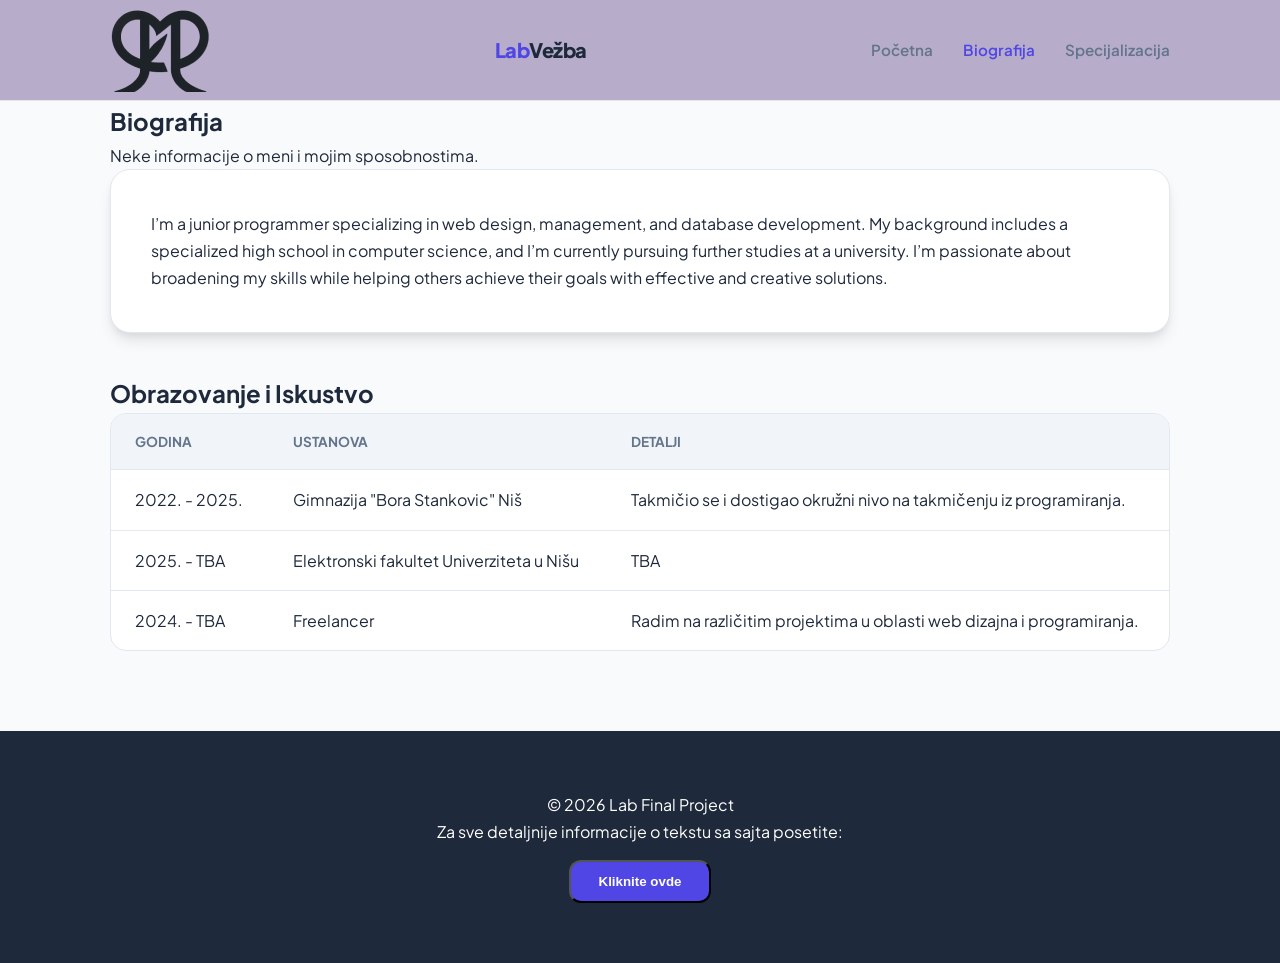
<file: UUR/Peta_Lab_Vezba/biografija.html>
<!DOCTYPE html>
<html lang="sr">
<head>
    <meta charset="UTF-8">
    <meta name="viewport" content="width=device-width, initial-scale=1.0">
    <title>Lab Vezba - Final</title>
    <link rel="stylesheet" href="style.css">
</head>
<body>
    <header class="main-header">
        <nav class="container nav-bar">
           <button class="logo-button" onclick="window.location.href='index.html'"> <div><img src="image.png" alt="moj logo"></div></button>
             <div class="logo">Lab<span>Vežba</span></div>
            <ul class="nav-links">
                <li><a href="index.html">Početna</a></li>
                <li><a href="biografija.html" class="active">Biografija</a></li>
                <li><a href="spec.html">Specijalizacija</a></li>
            </ul>
        </nav>
    </header>

    <main class="container">
        <section class="content-header">
            <h1>Biografija</h1>
            <p>Neke informacije o meni i mojim sposobnostima.
            </p>
        </section>

        <section class="card">
            <div class="card-body biography-text">
                <p>
        I’m a junior programmer specializing in web design, management, and database development. 
        My background includes a specialized high school in computer science, and 
        I’m currently pursuing further studies at a university. 
        I’m passionate about broadening my skills while helping others achieve their goals 
        with effective and creative solutions.
                </p>
            </div>
        </section>

        <section class="experience-section">
            <h2>Obrazovanje i Iskustvo</h2>
            <div class="table-container">
                <table class="modern-table">
                    <thead>
                        <tr>
                            <th>Godina</th>
                            <th>Ustanova</th>
                            <th>Detalji</th>
                        </tr>
                    </thead>
                    <tbody>
                        <tr>
                            <td>2022. - 2025.</td>
                            <td>Gimnazija "Bora Stankovic" Niš</td>
                            <td>Takmičio se i dostigao okružni nivo
                                na takmičenju iz programiranja.
                            </td>
                        </tr>
                        <tr>
                            <td>2025. - TBA</td>
                            <td>Elektronski fakultet Univerziteta u Nišu</td>
                            <td>TBA</td>
                        </tr>
                        <tr>
                            <td>2024. - TBA</td>
                            <td>Freelancer</td>
                            <td>Radim na različitim projektima u oblasti web dizajna i programiranja.</td>
                        </tr>
                    </tbody>
                </table>
            </div>
        </section>
    </main>

    <footer class="main-footer">
        <div class="container">
            <p>&copy; 2026 Lab Final Project</p>
            <p>Za sve detaljnije informacije o tekstu sa sajta posetite:</p> <button class="btn" onclick="window.open('https://portfolio-site-b5c4f3.webflow.io', '_blank')">Kliknite ovde</button>
        
        </div>
    </footer>
</body>
</html>
</file>
<file: UUR/Peta_Lab_Vezba/style.css>
@import url('https://fonts.googleapis.com/css2?family=Plus+Jakarta+Sans:wght@300;400;600;800&display=swap');

:root {
    --primary: #4f46e5;
    --primary-dark: #3730a3;
    --secondary: #64748b;
    --bg-body: #f8fafc;
    --bg-card: #ffffff;
    --text-main: #1e293b;
    --text-muted: #64748b;
    --border: #e2e8f0;
    --container-width: 1100px;
}

* {
    margin: 0;
    padding: 0;
    box-sizing: border-box;
}

body {
    font-family: 'Plus Jakarta Sans', sans-serif;
    background-color: var(--bg-body);
    color: var(--text-main);
    line-height: 1.7;
}

.container {
    max-width: var(--container-width);
    margin: 0 auto;
    padding: 0 20px;
}

/* Header & Nav */
.main-header {
    background: rgba(176, 165, 197, 0.9);
    backdrop-filter: blur(10px);
    border-bottom: 1px solid var(--border);
    position: sticky;
    top: 0;
    z-index: 1000;
    padding: 10px;
    
}

.nav-bar {
    display: flex;
    justify-content: space-between;
    align-items: center;
    height: 80px;
    
}

.logo {
    font-size: 1.25rem;
    font-weight: 800;
    color: var(--primary);
    letter-spacing: -0.5px;
}
.logo-button
{
    background-color: transparent;
    border: none;
    cursor: pointer;
}

.logo span {
    color: var(--text-main);
}

.nav-links {
    list-style: none;
    display: flex;
    gap: 30px;
}

.nav-links a {
    text-decoration: none;
    color: var(--secondary);
    font-weight: 600;
    font-size: 0.95rem;
    transition: all 0.3s ease;
}

.nav-links a:hover, .nav-links a.active {
    color: var(--primary);
    
}


/* Hero Section */
.hero-section {
    padding: 80px 0 40px;
    text-align: center;
}

.hero-section h1 {
    font-size: 3rem;
    font-weight: 800;
    margin-bottom: 15px;
    background: linear-gradient(135deg, var(--text-main) 0%, var(--primary) 100%);
    background-clip: text;
    -webkit-text-fill-color: transparent;
}


.divider {
    width: 60px;
    height: 4px;
    background: var(--primary);
    margin: 30px auto;
    border-radius: 2px;
}

.divider:hover {
    transform: scaleX(200%);
    transition: transform 0.3s ease;
}


/* Cards */
.card {
    background: var(--bg-card);
    border-radius: 20px;
    box-shadow: 0 4px 6px -1px rgba(0,0,0,0.05), 0 10px 15px -3px rgba(0,0,0,0.1);
    border: 1px solid var(--border);
    overflow: hidden;
    margin-bottom: 40px;
}   

.card-body {
    padding: 40px;
}

.profile-grid {
    display: grid;
    grid-template-columns: 1.2fr 0.8fr;
    gap: 60px;
    align-items: center;
    background: var(--bg-card);
    padding: 50px;
    border-radius: 24px;
    box-shadow: 0 20px 25px -5px rgba(0,0,0,0.1);
}

.profile-text h2 {
    font-size: 2rem;
    margin-bottom: 20px;
}

.profile-text p {
    margin-bottom: 15px;
    color: var(--text-muted);
}

.img-wrapper {
    position: relative;
    border-radius: 20px;
    overflow: hidden;
    aspect-ratio: 1;
}

.img-wrapper img {
    width: 100%;
    height: 100%;
}


.btn {
    display: inline-block;
    padding: 12px 28px;
    background: var(--primary);
    color: white;
    text-decoration: none;
    border-radius: 12px;
    font-weight: 600;
    transition: 0.3s;
    margin-top: 15px;
}

.btn:hover {
    background: var(--primary-dark);
    transform: translateY(-2px);
}

/* Tables */
.table-container {
    overflow-x: auto;
    background: white;
    border-radius: 16px;
    border: 1px solid var(--border);
}

.modern-table {
    width: 100%;
    border-collapse: collapse;
}

.modern-table th {
    background: #f1f5f9;
    padding: 16px 24px;
    text-align: left;
    font-weight: 700;
    font-size: 0.85rem;
    text-transform: uppercase;
    color: var(--secondary);
}

.modern-table td {
    padding: 16px 24px;
    border-top: 1px solid var(--border);
}

.modern-table tr:hover {
    background-color: #f8fafc;
}

/* Lists */


.styled-list li {
    display: flex;
    gap: 20px;
    margin-bottom: 25px;
}

.icon {
    background: #e0e7ff;
    color: var(--primary);
    width: 40px;
    height: 40px;
    display: flex;
    align-items: center;
    justify-content: center;
    border-radius: 10px;
    flex-shrink: 0;
    font-weight: bold;
}

.hobbies-grid {
    display: grid;
    grid-template-columns: 1fr 1fr;
    gap: 30px;
}

.spec-image-wrapper {
    margin-top: 20px;
    border-radius: 12px;
    overflow: hidden;
}

.spec-image-wrapper img {
    width: 100%;
    display: block;
}

/* Footer */
.main-footer {
    background: var(--text-main);
    color: white;
    padding: 60px 0;
    margin-top: 80px;
    text-align: center;
    position-anchor: bottom;
}

.footer-note {
    opacity: 0.5;
    font-size: 0.85rem;
    margin-top: 10px;
}
</file>
